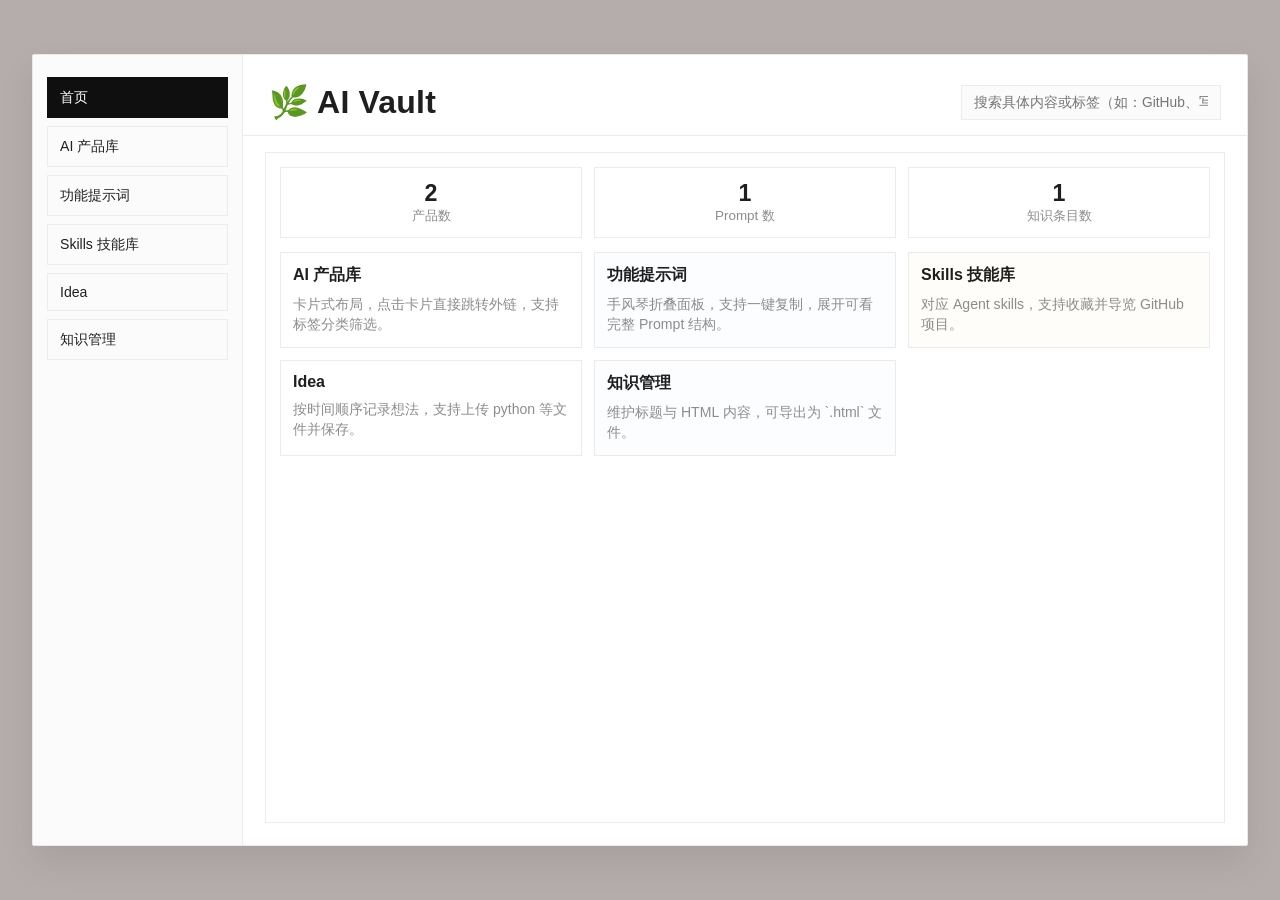
<file: index.html>
<!DOCTYPE html>
<html lang="zh-CN">
<head>
  <meta charset="UTF-8">
  <meta name="viewport" content="width=device-width, initial-scale=1.0">
  <title>AI 个人站点</title>
  <link rel="stylesheet" href="styles.css">
</head>
<body>
  <main class="page">
    <header class="topbar">
      <div>
        <h1>🌿 AI Vault</h1>
      </div>
      <div class="topbar-right">
        <input id="homeSearch" class="search-input" placeholder="搜索具体内容或标签（如：GitHub、写作、国产）">
      </div>
    </header>
    <nav class="nav" id="nav"></nav>
    <section class="panel">
      <div class="stats-grid" id="stats"></div>
      <div class="search-results hidden" id="searchResults"></div>
      <div class="grid" id="homeCards">
        <a class="card" data-name="AI 产品库 产品 标签 筛选 外链" href="products.html" style="text-decoration:none;color:inherit;">
          <h3>AI 产品库</h3>
          <p>卡片式布局，点击卡片直接跳转外链，支持标签分类筛选。</p>
        </a>
        <a class="card" data-name="功能提示词 prompt 手风琴 一键复制 分类" href="prompts.html" style="text-decoration:none;color:inherit;">
          <h3>功能提示词</h3>
          <p>手风琴折叠面板，支持一键复制，展开可看完整 Prompt 结构。</p>
        </a>
        <a class="card" data-name="Skills 技能库 Agent github 项目" href="skills.html" style="text-decoration:none;color:inherit;">
          <h3>Skills 技能库</h3>
          <p>对应 Agent skills，支持收藏并导览 GitHub 项目。</p>
        </a>
        <a class="card" data-name="Idea 想法 时间 文件 上传 python" href="ideas.html" style="text-decoration:none;color:inherit;">
          <h3>Idea</h3>
          <p>按时间顺序记录想法，支持上传 python 等文件并保存。</p>
        </a>
        <a class="card" data-name="知识管理 html 文件 上传 导出" href="knowledge.html" style="text-decoration:none;color:inherit;">
          <h3>知识管理</h3>
          <p>维护标题与 HTML 内容，可导出为 `.html` 文件。</p>
        </a>
      </div>
    </section>
  </main>
  <script src="app.js"></script>
  <script>
    document.getElementById("nav").innerHTML = navHTML("index.html");
    const db = loadDB();
    const stats = [
      { label: "产品数", count: (db.products || []).length },
      { label: "Prompt 数", count: (db.prompts || []).length },
      { label: "知识条目数", count: (db.knowledge || []).length }
    ];
    document.getElementById("stats").innerHTML = stats
      .map((s) => `<div class="stat-card"><div class="k">${s.count}</div><div class="t">${s.label}</div></div>`)
      .join("");

    const searchInput = document.getElementById("homeSearch");
    const searchResults = document.getElementById("searchResults");
    const cards = Array.from(document.querySelectorAll("#homeCards .card"));
    
    function makeSearchSource() {
      const items = [];
      (db.products || []).forEach((item) => {
        items.push({
          page: "products.html",
          module: "AI 产品库",
          title: item.title || "",
          text: [item.title, item.desc, ...(item.tags || []), item.url].join(" "),
          tags: item.tags || []
        });
      });
      (db.prompts || []).forEach((item) => {
        items.push({
          page: "prompts.html",
          module: "功能提示词",
          title: item.title || "",
          text: [item.title, item.category, item.summary, item.prompt].join(" "),
          tags: [item.category || "未分类"]
        });
      });
      (db.skills || []).forEach((item) => {
        items.push({
          page: "skills.html",
          module: "Skills 技能库",
          title: item.title || "",
          text: [item.title, item.desc, ...(item.tags || []), item.url].join(" "),
          tags: item.tags || []
        });
      });
      (db.ideas || []).forEach((item) => {
        items.push({
          page: "ideas.html",
          module: "Idea",
          title: item.title || "",
          text: [item.title, item.content, ...(item.files || []).map((f) => f.name)].join(" "),
          tags: ["想法", "文件"]
        });
      });
      (db.knowledge || []).forEach((item) => {
        items.push({
          page: "knowledge.html",
          module: "知识管理",
          title: item.title || "",
          text: [item.title, item.fileName].join(" "),
          tags: ["html", "知识"]
        });
      });
      return items;
    }

    searchInput.addEventListener("input", () => {
      const keyword = searchInput.value.trim().toLowerCase();
      if (!keyword) {
        cards.forEach((card) => (card.style.display = ""));
        searchResults.classList.add("hidden");
        searchResults.innerHTML = "";
        return;
      }

      cards.forEach((card) => (card.style.display = "none"));
      const results = makeSearchSource().filter((item) => item.text.toLowerCase().includes(keyword));
      searchResults.classList.remove("hidden");
      searchResults.innerHTML = results.length
        ? results.slice(0, 12).map((item) => `
            <a class="search-result-item" href="${item.page}" style="text-decoration:none;color:inherit;display:block;">
              <div><strong>${escapeHTML(item.title || "未命名条目")}</strong></div>
              <div class="meta">${escapeHTML(item.module)} · 标签：${escapeHTML((item.tags || []).join(" / ") || "无")}</div>
            </a>
          `).join("")
        : `<div class="search-result-item"><div>未找到匹配内容</div><div class="meta">试试标题、标签或描述关键词</div></div>`;
    });
  </script>
</body>
</html>
</file>
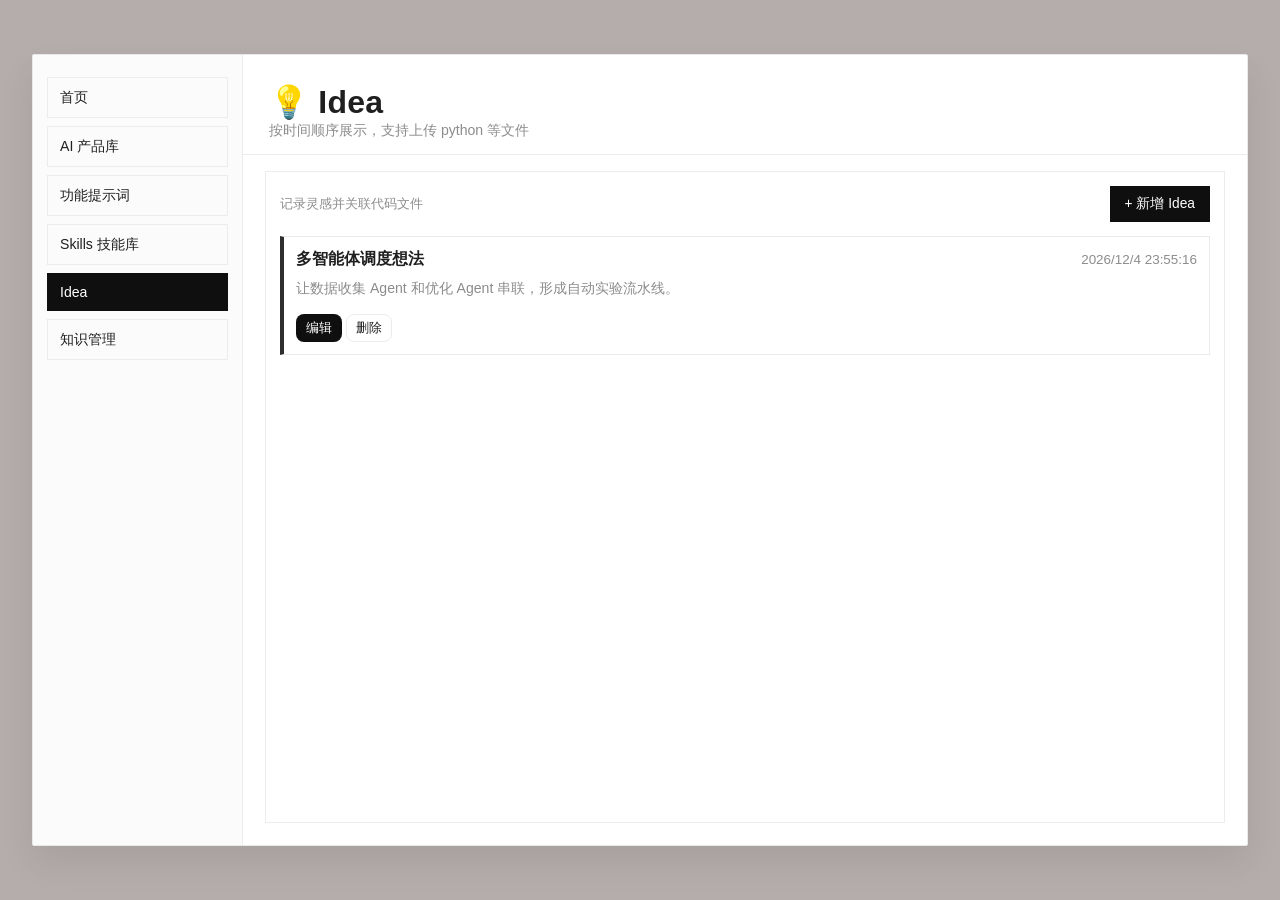
<file: ideas.html>
<!DOCTYPE html>
<html lang="zh-CN">
<head>
  <meta charset="UTF-8">
  <meta name="viewport" content="width=device-width, initial-scale=1.0">
  <title>Idea</title>
  <link rel="stylesheet" href="styles.css">
</head>
<body>
  <main class="page">
    <header class="topbar">
      <div>
        <h1>💡 Idea</h1>
        <p class="subtitle">按时间顺序展示，支持上传 python 等文件</p>
      </div>
    </header>
    <nav class="nav" id="nav"></nav>
    <section class="panel soft">
      <div class="toolbar">
        <div class="muted">记录灵感并关联代码文件</div>
        <button class="btn" id="toggleFormBtn">+ 新增 Idea</button>
      </div>
      <div class="form-pop hidden" id="formWrap">
        <input id="title" placeholder="Idea 标题">
        <textarea class="space-top" id="content" placeholder="内容描述"></textarea>
        <input class="space-top" id="files" type="file" multiple>
        <button class="btn space-top" id="addBtn">确认新增</button>
      </div>
      <div class="timeline space-top" id="list"></div>
    </section>
  </main>
  <script src="app.js"></script>
  <script>
    document.getElementById("nav").innerHTML = navHTML("ideas.html");
    const db = loadDB();

    async function readFiles(files) {
      const arr = Array.from(files || []);
      const results = [];
      for (const f of arr) {
        const text = await f.text();
        results.push({ name: f.name, type: f.type || "text/plain", content: text });
      }
      return results;
    }

    function fmtDate(s) {
      return new Date(s).toLocaleString("zh-CN");
    }

    function render() {
      const list = document.getElementById("list");
      const sorted = [...db.ideas].sort((a, b) => new Date(b.createdAt) - new Date(a.createdAt));
      list.innerHTML = sorted.map((item) => `
        <article class="card">
          <div class="row">
            <h3>${escapeHTML(item.title)}</h3>
            <span class="muted">${fmtDate(item.createdAt)}</span>
          </div>
          <p>${escapeHTML(item.content || "")}</p>
          <div class="card-tags">
            ${(item.files || []).map((f, idx) => `<button class="chip" data-id="${item.id}" data-file="${idx}">${escapeHTML(f.name)}</button>`).join("")}
          </div>
          <div>
            <button class="btn small" data-edit="${item.id}">编辑</button>
            <button class="btn small secondary" data-del="${item.id}">删除</button>
          </div>
        </article>
      `).join("");

      list.querySelectorAll("button[data-file]").forEach((btn) => {
        btn.onclick = () => {
          const idea = db.ideas.find((x) => x.id === Number(btn.dataset.id));
          const file = idea?.files?.[Number(btn.dataset.file)];
          if (!file) return;
          const blob = new Blob([file.content], { type: file.type });
          const url = URL.createObjectURL(blob);
          const a = document.createElement("a");
          a.href = url;
          a.download = file.name;
          a.click();
          URL.revokeObjectURL(url);
        };
      });

      list.querySelectorAll("button[data-edit]").forEach((btn) => {
        btn.onclick = () => {
          const id = Number(btn.dataset.edit);
          const item = db.ideas.find((x) => x.id === id);
          if (!item) return;
          const title = prompt("Idea 标题：", item.title) ?? item.title;
          const content = prompt("内容：", item.content || "") ?? item.content;
          if (!String(title).trim()) return alert("标题不能为空");
          item.title = String(title).trim();
          item.content = String(content || "").trim();
          saveDB(db);
          render();
        };
      });

      list.querySelectorAll("button[data-del]").forEach((btn) => {
        btn.onclick = () => {
          db.ideas = db.ideas.filter((x) => x.id !== Number(btn.dataset.del));
          saveDB(db);
          render();
        };
      });
    }

    document.getElementById("toggleFormBtn").onclick = () => {
      document.getElementById("formWrap").classList.toggle("hidden");
    };

    document.getElementById("addBtn").onclick = async () => {
      const title = document.getElementById("title").value.trim();
      const content = document.getElementById("content").value.trim();
      const files = await readFiles(document.getElementById("files").files);
      if (!title) return alert("标题必填");
      db.ideas.push({ id: Date.now(), title, content, createdAt: new Date().toISOString(), files });
      saveDB(db);
      document.getElementById("title").value = "";
      document.getElementById("content").value = "";
      document.getElementById("files").value = "";
      document.getElementById("formWrap").classList.add("hidden");
      render();
    };

    render();
  </script>
</body>
</html>
</file>
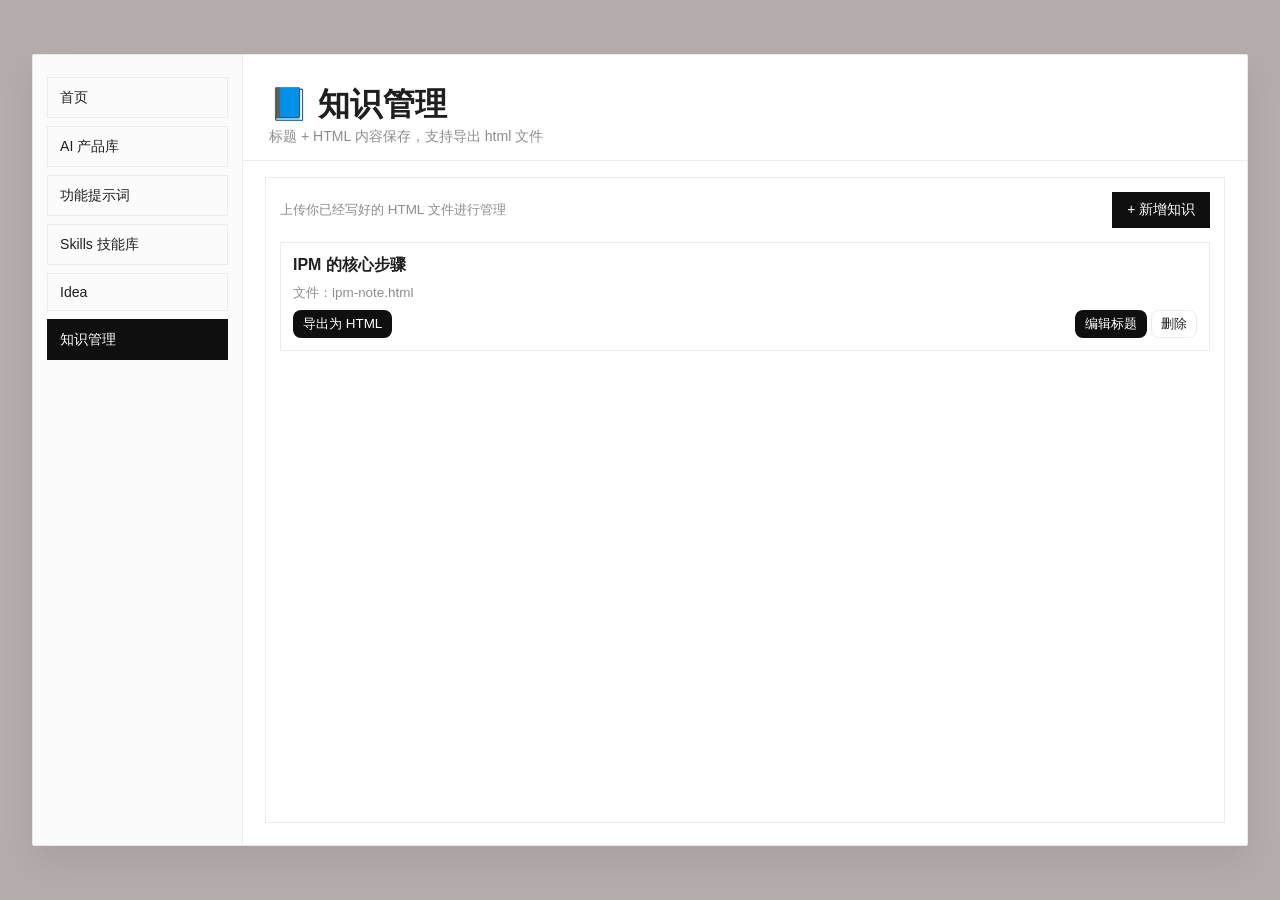
<file: knowledge.html>
<!DOCTYPE html>
<html lang="zh-CN">
<head>
  <meta charset="UTF-8">
  <meta name="viewport" content="width=device-width, initial-scale=1.0">
  <title>知识管理</title>
  <link rel="stylesheet" href="styles.css">
</head>
<body>
  <main class="page">
    <header class="topbar">
      <div>
        <h1>📘 知识管理</h1>
        <p class="subtitle">标题 + HTML 内容保存，支持导出 html 文件</p>
      </div>
    </header>
    <nav class="nav" id="nav"></nav>
    <section class="panel soft">
      <div class="toolbar">
        <div class="muted">上传你已经写好的 HTML 文件进行管理</div>
        <button class="btn" id="toggleFormBtn">+ 新增知识</button>
      </div>
      <div class="form-pop hidden" id="formWrap">
        <input id="title" placeholder="知识条目标题（可留空，默认文件名）">
        <input class="space-top" id="htmlFile" type="file" accept=".html,.htm,text/html">
        <button class="btn space-top" id="addBtn">确认上传</button>
      </div>
      <div class="space-top" id="list"></div>
    </section>
  </main>
  <script src="app.js"></script>
  <script>
    document.getElementById("nav").innerHTML = navHTML("knowledge.html");
    const db = loadDB();

    function render() {
      const list = document.getElementById("list");
      list.innerHTML = db.knowledge.map((item) => `
        <article class="card">
          <h3>${escapeHTML(item.title)}</h3>
          <div class="muted">文件：${escapeHTML(item.fileName || "inline.html")}</div>
          <div class="row">
            <button class="btn small" data-export="${item.id}">导出为 HTML</button>
            <div>
              <button class="btn small" data-edit="${item.id}">编辑标题</button>
              <button class="btn small secondary" data-del="${item.id}">删除</button>
            </div>
          </div>
        </article>
      `).join("");

      list.querySelectorAll("button[data-export]").forEach((btn) => {
        btn.onclick = () => {
          const item = db.knowledge.find((x) => x.id === Number(btn.dataset.export));
          if (item) downloadHTMLFile(item.title, item.html || "");
        };
      });

      list.querySelectorAll("button[data-edit]").forEach((btn) => {
        btn.onclick = () => {
          const id = Number(btn.dataset.edit);
          const item = db.knowledge.find((x) => x.id === id);
          if (!item) return;
          const title = prompt("知识标题：", item.title) ?? item.title;
          if (!String(title).trim()) return alert("标题不能为空");
          item.title = String(title).trim();
          saveDB(db);
          render();
        };
      });

      list.querySelectorAll("button[data-del]").forEach((btn) => {
        btn.onclick = () => {
          db.knowledge = db.knowledge.filter((x) => x.id !== Number(btn.dataset.del));
          saveDB(db);
          render();
        };
      });
    }

    document.getElementById("toggleFormBtn").onclick = () => {
      document.getElementById("formWrap").classList.toggle("hidden");
    };

    document.getElementById("addBtn").onclick = async () => {
      const title = document.getElementById("title").value.trim();
      const fileInput = document.getElementById("htmlFile");
      const file = fileInput.files[0];
      if (!file) return alert("请先选择 HTML 文件");
      const html = await file.text();
      const finalTitle = title || file.name.replace(/\.(html|htm)$/i, "");
      db.knowledge.unshift({ id: Date.now(), title: finalTitle, fileName: file.name, html });
      saveDB(db);
      document.getElementById("title").value = "";
      fileInput.value = "";
      document.getElementById("formWrap").classList.add("hidden");
      render();
    };

    render();
  </script>
</body>
</html>
</file>
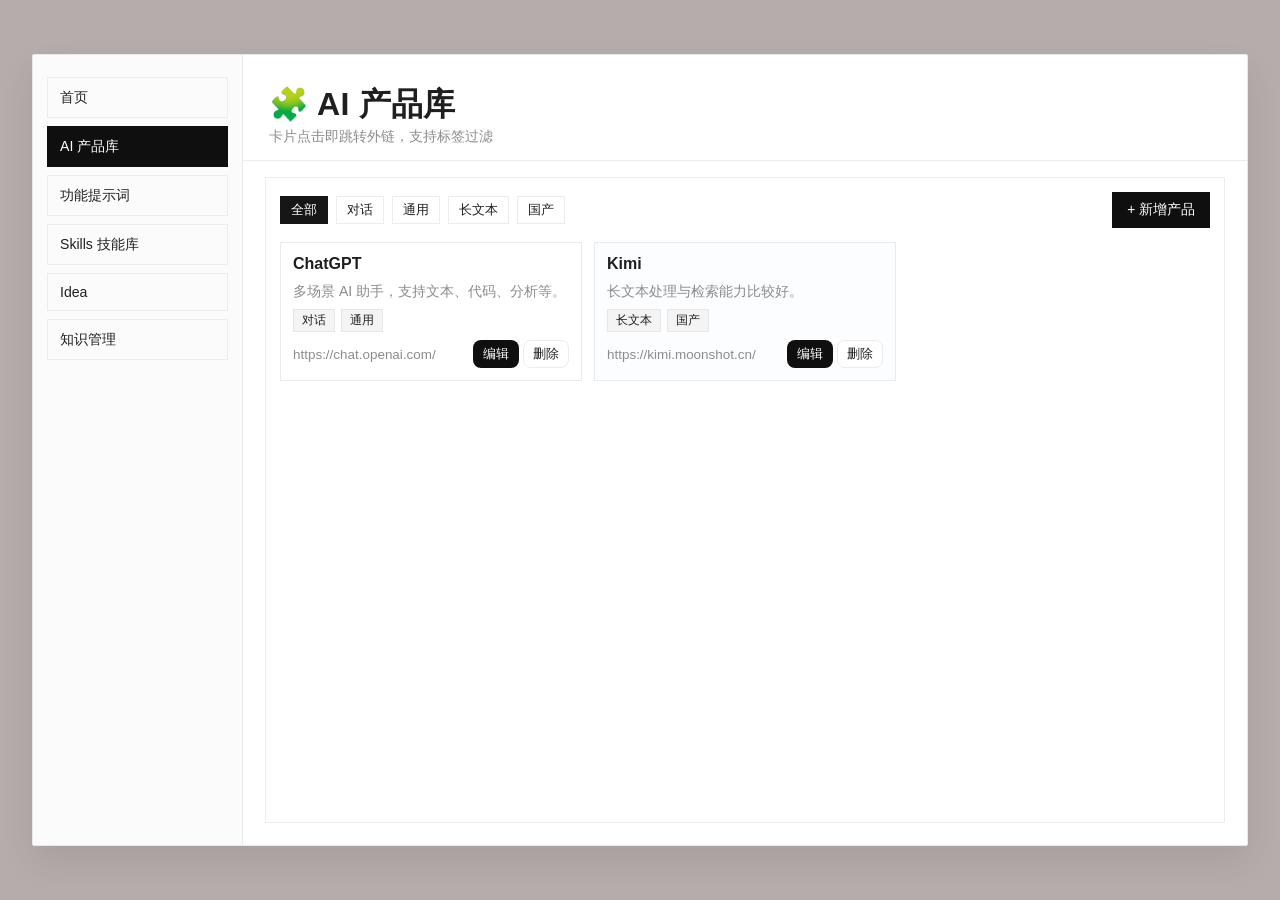
<file: products.html>
<!DOCTYPE html>
<html lang="zh-CN">
<head>
  <meta charset="UTF-8">
  <meta name="viewport" content="width=device-width, initial-scale=1.0">
  <title>AI 产品库</title>
  <link rel="stylesheet" href="styles.css">
</head>
<body>
  <main class="page">
    <header class="topbar">
      <div>
        <h1>🧩 AI 产品库</h1>
        <p class="subtitle">卡片点击即跳转外链，支持标签过滤</p>
      </div>
    </header>
    <nav class="nav" id="nav"></nav>
    <section class="panel soft">
      <div class="toolbar">
        <div class="chips" id="tagFilter"></div>
        <button class="btn" id="toggleFormBtn">+ 新增产品</button>
      </div>
      <div class="form-pop hidden" id="formWrap">
        <div class="form-grid">
          <input id="title" placeholder="产品名">
          <input id="url" placeholder="外链地址（https://...）">
          <input id="tags" placeholder="标签，逗号分隔（如：写作,国产）">
          <input id="desc" placeholder="简介">
        </div>
        <button class="btn space-top" id="addBtn">确认新增</button>
      </div>
      <div class="grid space-top" id="list"></div>
    </section>
  </main>
  <script src="app.js"></script>
  <script>
    document.getElementById("nav").innerHTML = navHTML("products.html");
    const db = loadDB();
    let activeTag = "全部";

    function allTags() {
      const set = new Set(["全部"]);
      db.products.forEach((i) => (i.tags || []).forEach((t) => set.add(t)));
      return Array.from(set);
    }

    function renderTags() {
      const tags = allTags();
      const filter = document.getElementById("tagFilter");
      filter.innerHTML = tags
        .map((tag) => `<button class="chip ${tag === activeTag ? "active" : ""}" data-tag="${escapeHTML(tag)}">${escapeHTML(tag)}</button>`)
        .join("");
      filter.querySelectorAll(".chip").forEach((chip) => {
        chip.onclick = () => {
          activeTag = chip.dataset.tag;
          renderTags();
          renderList();
        };
      });
    }

    function renderList() {
      const list = document.getElementById("list");
      const items = db.products.filter((item) => activeTag === "全部" || (item.tags || []).includes(activeTag));
      list.innerHTML = items
        .map((item) => `
          <article class="card">
            <h3>${escapeHTML(item.title)}</h3>
            <p>${escapeHTML(item.desc || "")}</p>
            <div class="card-tags">${(item.tags || []).map((tag) => `<span class="tag">${escapeHTML(tag)}</span>`).join("")}</div>
            <div class="row">
              <span class="muted">${escapeHTML(item.url || "")}</span>
              <div>
                <button class="btn small" data-edit="${item.id}">编辑</button>
                <button class="btn small secondary" data-id="${item.id}">删除</button>
              </div>
            </div>
          </article>
        `)
        .join("");

      list.querySelectorAll(".card").forEach((card, idx) => {
        const item = items[idx];
        card.onclick = (e) => {
          if (e.target.tagName === "BUTTON") return;
          if (item.url) window.open(item.url, "_blank");
        };
        card.style.cursor = "pointer";
      });

      list.querySelectorAll("button[data-edit]").forEach((btn) => {
        btn.onclick = () => {
          const id = Number(btn.dataset.edit);
          const item = db.products.find((x) => x.id === id);
          if (!item) return;
          const title = prompt("产品名：", item.title) ?? item.title;
          const url = prompt("链接：", item.url || "") ?? item.url;
          const desc = prompt("简介：", item.desc || "") ?? item.desc;
          const tagsRaw = prompt("标签（逗号分隔）：", (item.tags || []).join(",")) ?? (item.tags || []).join(",");
          if (!String(title).trim() || !String(url).trim()) return alert("产品名和链接不能为空");
          item.title = String(title).trim();
          item.url = String(url).trim();
          item.desc = String(desc || "").trim();
          item.tags = String(tagsRaw || "").split(",").map((x) => x.trim()).filter(Boolean);
          saveDB(db);
          renderTags();
          renderList();
        };
      });

      list.querySelectorAll("button[data-id]").forEach((btn) => {
        btn.onclick = () => {
          db.products = db.products.filter((x) => x.id !== Number(btn.dataset.id));
          saveDB(db);
          renderTags();
          renderList();
        };
      });
    }

    document.getElementById("toggleFormBtn").onclick = () => {
      document.getElementById("formWrap").classList.toggle("hidden");
    };

    document.getElementById("addBtn").onclick = () => {
      const title = document.getElementById("title").value.trim();
      const url = document.getElementById("url").value.trim();
      const desc = document.getElementById("desc").value.trim();
      const tags = document.getElementById("tags").value.split(",").map((x) => x.trim()).filter(Boolean);
      if (!title || !url) return alert("产品名和链接必填");
      db.products.unshift({ id: Date.now(), title, url, desc, tags });
      saveDB(db);
      ["title", "url", "desc", "tags"].forEach((id) => (document.getElementById(id).value = ""));
      document.getElementById("formWrap").classList.add("hidden");
      renderTags();
      renderList();
    };

    renderTags();
    renderList();
  </script>
</body>
</html>
</file>
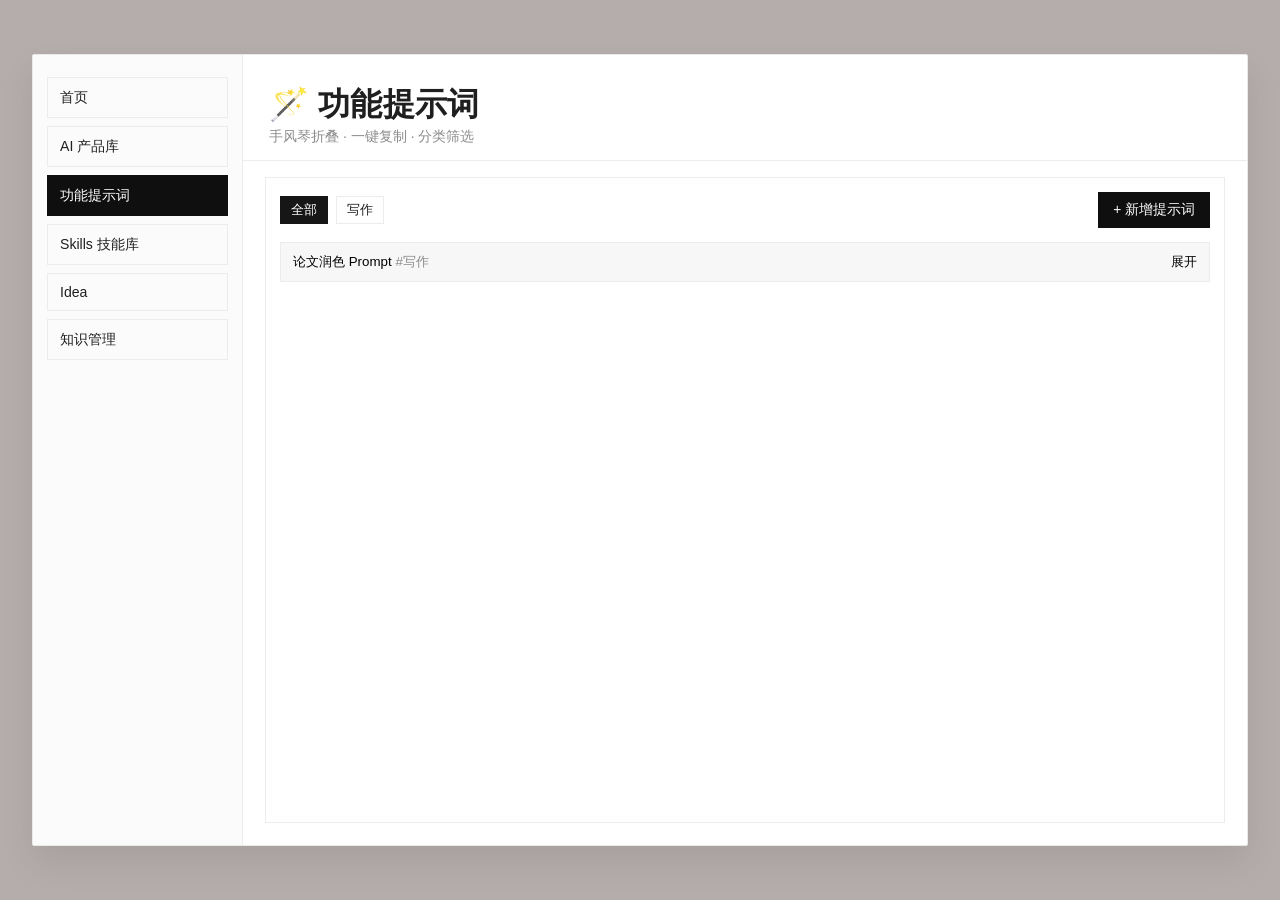
<file: prompts.html>
<!DOCTYPE html>
<html lang="zh-CN">
<head>
  <meta charset="UTF-8">
  <meta name="viewport" content="width=device-width, initial-scale=1.0">
  <title>功能提示词</title>
  <link rel="stylesheet" href="styles.css">
</head>
<body>
  <main class="page">
    <header class="topbar">
      <div>
        <h1>🪄 功能提示词</h1>
        <p class="subtitle">手风琴折叠 · 一键复制 · 分类筛选</p>
      </div>
    </header>
    <nav class="nav" id="nav"></nav>
    <section class="panel soft">
      <div class="toolbar">
        <div class="chips" id="categoryFilter"></div>
        <button class="btn" id="toggleFormBtn">+ 新增提示词</button>
      </div>
      <div class="form-pop hidden" id="formWrap">
        <div class="form-grid">
          <input id="title" placeholder="提示词标题">
          <input id="category" placeholder="分类（如：写作、编程）">
        </div>
        <textarea class="space-top" id="summary" placeholder="短说明"></textarea>
        <textarea class="space-top" id="prompt" placeholder="完整 Prompt 结构"></textarea>
        <button class="btn space-top" id="addBtn">确认新增</button>
      </div>
      <div class="space-top" id="list"></div>
    </section>
  </main>
  <script src="app.js"></script>
  <script>
    document.getElementById("nav").innerHTML = navHTML("prompts.html");
    const db = loadDB();
    let active = "全部";

    function categories() {
      const set = new Set(["全部"]);
      db.prompts.forEach((i) => set.add(i.category || "未分类"));
      return Array.from(set);
    }

    function renderCategories() {
      const el = document.getElementById("categoryFilter");
      el.innerHTML = categories().map((c) => `<button class="chip ${c === active ? "active" : ""}" data-c="${escapeHTML(c)}">${escapeHTML(c)}</button>`).join("");
      el.querySelectorAll(".chip").forEach((chip) => {
        chip.onclick = () => {
          active = chip.dataset.c;
          renderCategories();
          renderList();
        };
      });
    }

    function renderList() {
      const list = document.getElementById("list");
      const items = db.prompts.filter((x) => active === "全部" || (x.category || "未分类") === active);
      list.innerHTML = items.map((item) => `
        <article class="accordion-item">
          <button class="accordion-header" data-id="${item.id}">
            <span>${escapeHTML(item.title)} <span class="muted">#${escapeHTML(item.category || "未分类")}</span></span>
            <span>展开</span>
          </button>
          <div class="accordion-body" id="body-${item.id}">
            <p>${escapeHTML(item.summary || "")}</p>
            <pre>${escapeHTML(item.prompt || "")}</pre>
            <div class="row">
              <button class="btn small" data-copy="${item.id}">一键复制</button>
              <div>
                <button class="btn small" data-edit="${item.id}">编辑</button>
                <button class="btn small secondary" data-del="${item.id}">删除</button>
              </div>
            </div>
          </div>
        </article>
      `).join("");

      list.querySelectorAll(".accordion-header").forEach((header) => {
        header.onclick = () => {
          const body = document.getElementById(`body-${header.dataset.id}`);
          const open = body.style.display === "block";
          body.style.display = open ? "none" : "block";
          header.lastElementChild.textContent = open ? "展开" : "收起";
        };
      });

      list.querySelectorAll("button[data-copy]").forEach((btn) => {
        btn.onclick = () => {
          const target = db.prompts.find((x) => x.id === Number(btn.dataset.copy));
          copyText(target ? target.prompt : "", btn);
        };
      });

      list.querySelectorAll("button[data-edit]").forEach((btn) => {
        btn.onclick = () => {
          const id = Number(btn.dataset.edit);
          const item = db.prompts.find((x) => x.id === id);
          if (!item) return;
          const title = prompt("标题：", item.title) ?? item.title;
          const category = prompt("分类：", item.category || "未分类") ?? item.category;
          const summary = prompt("短说明：", item.summary || "") ?? item.summary;
          const fullPrompt = prompt("完整 Prompt：", item.prompt || "") ?? item.prompt;
          if (!String(title).trim() || !String(fullPrompt).trim()) return alert("标题和 Prompt 不能为空");
          item.title = String(title).trim();
          item.category = String(category || "未分类").trim() || "未分类";
          item.summary = String(summary || "").trim();
          item.prompt = String(fullPrompt).trim();
          saveDB(db);
          renderCategories();
          renderList();
        };
      });

      list.querySelectorAll("button[data-del]").forEach((btn) => {
        btn.onclick = () => {
          db.prompts = db.prompts.filter((x) => x.id !== Number(btn.dataset.del));
          saveDB(db);
          renderCategories();
          renderList();
        };
      });
    }

    document.getElementById("toggleFormBtn").onclick = () => {
      document.getElementById("formWrap").classList.toggle("hidden");
    };

    document.getElementById("addBtn").onclick = () => {
      const title = document.getElementById("title").value.trim();
      const category = document.getElementById("category").value.trim() || "未分类";
      const summary = document.getElementById("summary").value.trim();
      const prompt = document.getElementById("prompt").value.trim();
      if (!title || !prompt) return alert("标题和完整 Prompt 必填");
      db.prompts.unshift({ id: Date.now(), title, category, summary, prompt });
      saveDB(db);
      ["title", "category", "summary", "prompt"].forEach((id) => (document.getElementById(id).value = ""));
      document.getElementById("formWrap").classList.add("hidden");
      renderCategories();
      renderList();
    };

    renderCategories();
    renderList();
  </script>
</body>
</html>
</file>
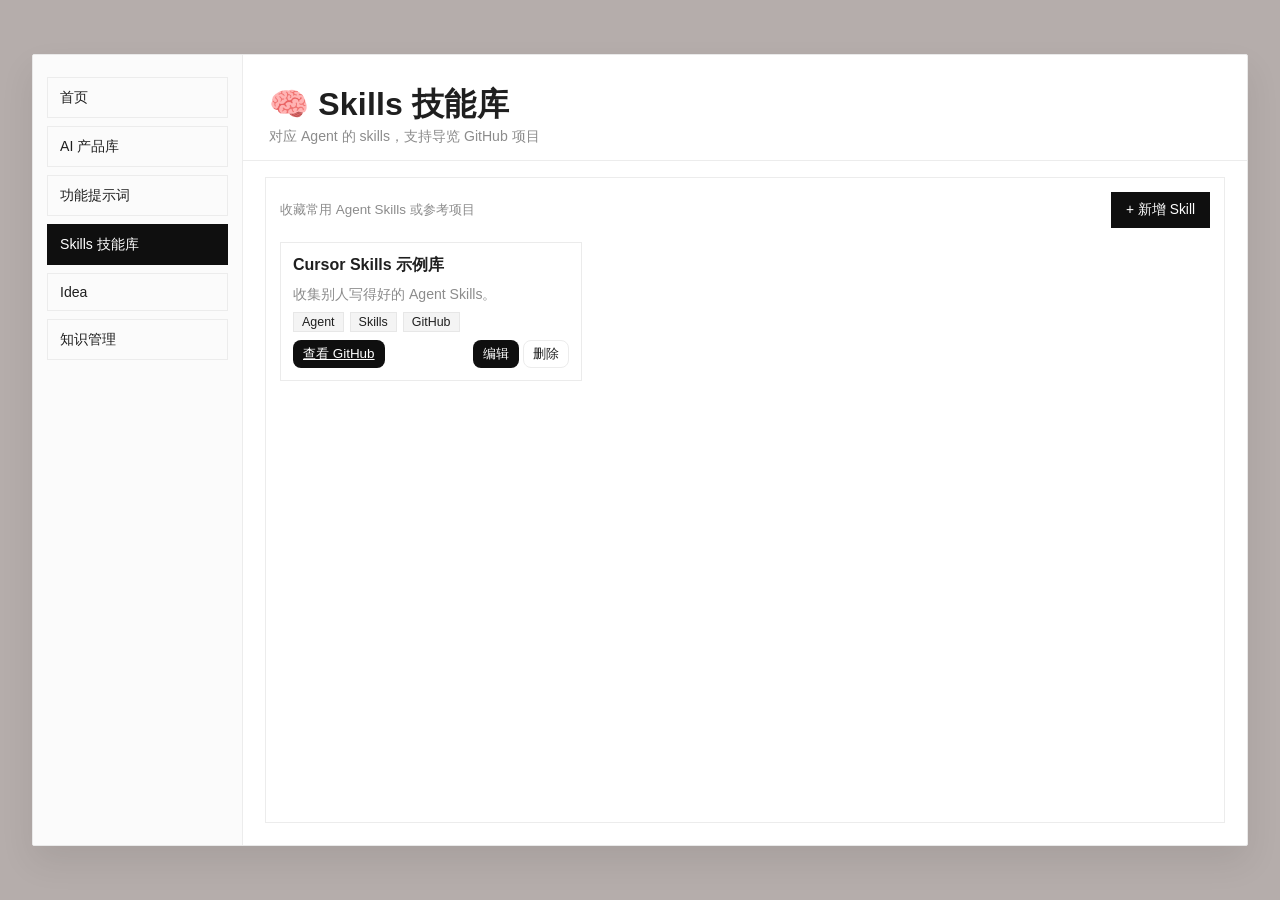
<file: skills.html>
<!DOCTYPE html>
<html lang="zh-CN">
<head>
  <meta charset="UTF-8">
  <meta name="viewport" content="width=device-width, initial-scale=1.0">
  <title>Skills 技能库</title>
  <link rel="stylesheet" href="styles.css">
</head>
<body>
  <main class="page">
    <header class="topbar">
      <div>
        <h1>🧠 Skills 技能库</h1>
        <p class="subtitle">对应 Agent 的 skills，支持导览 GitHub 项目</p>
      </div>
    </header>
    <nav class="nav" id="nav"></nav>
    <section class="panel soft">
      <div class="toolbar">
        <div class="muted">收藏常用 Agent Skills 或参考项目</div>
        <button class="btn" id="toggleFormBtn">+ 新增 Skill</button>
      </div>
      <div class="form-pop hidden" id="formWrap">
        <div class="form-grid">
          <input id="title" placeholder="Skill 名称">
          <input id="url" placeholder="GitHub 链接">
          <input id="tags" placeholder="标签，逗号分隔">
          <input id="desc" placeholder="用途说明">
        </div>
        <button class="btn space-top" id="addBtn">确认新增</button>
      </div>
      <div class="grid space-top" id="list"></div>
    </section>
  </main>
  <script src="app.js"></script>
  <script>
    document.getElementById("nav").innerHTML = navHTML("skills.html");
    const db = loadDB();

    function render() {
      const list = document.getElementById("list");
      list.innerHTML = db.skills.map((item) => `
        <article class="card">
          <h3>${escapeHTML(item.title)}</h3>
          <p>${escapeHTML(item.desc || "")}</p>
          <div class="card-tags">${(item.tags || []).map((t) => `<span class="tag">${escapeHTML(t)}</span>`).join("")}</div>
          <div class="row">
            <a class="btn small" href="${escapeHTML(item.url || "#")}" target="_blank">查看 GitHub</a>
            <div>
              <button class="btn small" data-edit="${item.id}">编辑</button>
              <button class="btn small secondary" data-id="${item.id}">删除</button>
            </div>
          </div>
        </article>
      `).join("");
      list.querySelectorAll("button[data-edit]").forEach((btn) => {
        btn.onclick = () => {
          const id = Number(btn.dataset.edit);
          const item = db.skills.find((x) => x.id === id);
          if (!item) return;
          const title = prompt("Skill 名称：", item.title) ?? item.title;
          const url = prompt("GitHub 链接：", item.url || "") ?? item.url;
          const desc = prompt("用途说明：", item.desc || "") ?? item.desc;
          const tagsRaw = prompt("标签（逗号分隔）：", (item.tags || []).join(",")) ?? (item.tags || []).join(",");
          if (!String(title).trim() || !String(url).trim()) return alert("Skill 名称和链接不能为空");
          item.title = String(title).trim();
          item.url = String(url).trim();
          item.desc = String(desc || "").trim();
          item.tags = String(tagsRaw || "").split(",").map((x) => x.trim()).filter(Boolean);
          saveDB(db);
          render();
        };
      });
      list.querySelectorAll("button[data-id]").forEach((btn) => {
        btn.onclick = () => {
          db.skills = db.skills.filter((x) => x.id !== Number(btn.dataset.id));
          saveDB(db);
          render();
        };
      });
    }

    document.getElementById("toggleFormBtn").onclick = () => {
      document.getElementById("formWrap").classList.toggle("hidden");
    };

    document.getElementById("addBtn").onclick = () => {
      const title = document.getElementById("title").value.trim();
      const url = document.getElementById("url").value.trim();
      const desc = document.getElementById("desc").value.trim();
      const tags = document.getElementById("tags").value.split(",").map((x) => x.trim()).filter(Boolean);
      if (!title || !url) return alert("Skill 名称和 GitHub 链接必填");
      db.skills.unshift({ id: Date.now(), title, url, desc, tags });
      saveDB(db);
      ["title", "url", "desc", "tags"].forEach((id) => (document.getElementById(id).value = ""));
      document.getElementById("formWrap").classList.add("hidden");
      render();
    };

    render();
  </script>
</body>
</html>
</file>
<file: styles.css>
:root {
  --bg-color: #b5adab;
  --board-bg: #ffffff;
  --panel-bg: #ffffff;
  --text-main: #1f1f1f;
  --text-secondary: #8c8c8c;
  --primary: #0f0f0f;
  --primary-deep: #000000;
  --accent: #f5f5f5;
  --accent-blue: #f2f6ff;
  --accent-pink: #fff3f7;
  --accent-yellow: #fff8e8;
  --border: #ececec;
  --shadow: 0 16px 34px rgba(0, 0, 0, 0.08);
  --radius: 0px;
}

* {
  box-sizing: border-box;
  margin: 0;
  padding: 0;
  font-family: "Segoe UI", "PingFang SC", "Microsoft YaHei", sans-serif;
}

body {
  background: var(--bg-color);
  color: var(--text-main);
  min-height: 100vh;
  display: flex;
  align-items: center;
  justify-content: center;
  padding: 24px;
}

.page {
  width: min(1280px, 95vw);
  min-height: min(88vh, 820px);
  background: var(--board-bg);
  border: 1px solid #e9e9e9;
  box-shadow: var(--shadow);
  display: grid;
  grid-template-columns: 210px 1fr;
  grid-template-rows: auto auto 1fr;
  border-radius: 2px;
  overflow: hidden;
}

.topbar {
  grid-column: 2;
  grid-row: 1;
  display: flex;
  gap: 12px;
  justify-content: space-between;
  align-items: center;
  padding: 28px 26px 14px;
  border-bottom: 1px solid var(--border);
}

h1 {
  font-size: 2rem;
  letter-spacing: 0.2px;
}

.subtitle {
  color: var(--text-secondary);
  font-size: 0.88rem;
}

.topbar-right {
  display: flex;
  align-items: center;
  gap: 10px;
}

.search-input {
  width: 260px;
  border: 1px solid var(--border);
  background: #fbfbfb;
  padding: 9px 12px;
  font-size: 0.86rem;
}

.stats-grid {
  display: grid;
  grid-template-columns: repeat(3, minmax(120px, 1fr));
  gap: 12px;
  margin-bottom: 14px;
}

.stat-card {
  border: 1px solid var(--border);
  background: #ffffff;
  padding: 12px;
  text-align: center;
}

.stat-card .k {
  font-size: 1.45rem;
  font-weight: 600;
}

.stat-card .t {
  color: var(--text-secondary);
  font-size: 0.84rem;
  text-align: center;
}

.search-results {
  margin-bottom: 14px;
}

.search-result-item {
  border: 1px solid var(--border);
  background: #fff;
  padding: 10px 12px;
  margin-bottom: 8px;
}

.search-result-item .meta {
  font-size: 0.8rem;
  color: var(--text-secondary);
}

.nav {
  grid-column: 1;
  grid-row: 1 / span 3;
  display: flex;
  flex-direction: column;
  gap: 8px;
  border-right: 1px solid var(--border);
  padding: 22px 14px;
  background: #fbfbfb;
}

.nav a {
  text-decoration: none;
  color: var(--text-main);
  background: transparent;
  border: 1px solid var(--border);
  border-radius: 0;
  padding: 10px 12px;
  font-size: 0.88rem;
}

.nav a.active,
.nav a:hover {
  background: #0f0f0f;
  border-color: #0f0f0f;
  color: #ffffff;
}

.panel {
  grid-column: 2;
  grid-row: 3;
  background: var(--panel-bg);
  border: 1px solid var(--border);
  border-radius: 0;
  box-shadow: none;
  margin: 16px 22px 22px;
  padding: 14px;
}

.panel.soft {
  background: #ffffff;
}

.toolbar {
  display: flex;
  justify-content: space-between;
  align-items: center;
  gap: 12px;
  margin-bottom: 14px;
  flex-wrap: wrap;
}

.btn {
  border: 1px solid transparent;
  background: var(--primary);
  color: #ffffff;
  border-radius: 0;
  padding: 8px 14px;
  cursor: pointer;
  font-size: 0.86rem;
}

.btn:hover {
  background: var(--primary-deep);
}

.btn.secondary {
  background: #ffffff;
  border-color: var(--border);
  color: var(--text-main);
}

.btn.small {
  padding: 4px 9px;
  border-radius: 8px;
  font-size: 0.84rem;
}

.chips {
  display: flex;
  gap: 8px;
  flex-wrap: wrap;
}

.chip {
  border: 1px solid var(--border);
  background: #ffffff;
  color: var(--text-main);
  border-radius: 0;
  padding: 4px 10px;
  cursor: pointer;
  font-size: 0.84rem;
}

.chip.active {
  background: #161616;
  color: #fff;
  border-color: #161616;
}

.grid {
  display: grid;
  grid-template-columns: repeat(auto-fill, minmax(240px, 1fr));
  gap: 12px;
}

.card {
  border: 1px solid var(--border);
  border-radius: 0;
  background: #ffffff;
  padding: 12px;
  display: flex;
  flex-direction: column;
  gap: 8px;
}

.card:nth-child(3n + 1) {
  border-color: #ebebeb;
}

.card:nth-child(3n + 2) {
  border-color: #ebebeb;
  background: #fcfdff;
}

.card:nth-child(3n + 3) {
  border-color: #ebebeb;
  background: #fffdf9;
}

.card h3 {
  font-size: 1rem;
}

.card p {
  font-size: 0.88rem;
  color: var(--text-secondary);
  line-height: 1.45;
}

.card-tags {
  display: flex;
  flex-wrap: wrap;
  gap: 6px;
}

.tag {
  display: inline-block;
  font-size: 0.78rem;
  border-radius: 0;
  padding: 2px 8px;
  background: #f4f4f4;
  border: 1px solid #e7e7e7;
}

.row {
  display: flex;
  align-items: center;
  justify-content: space-between;
  gap: 10px;
}

.muted {
  color: var(--text-secondary);
  font-size: 0.84rem;
}

.accordion-item {
  border: 1px solid var(--border);
  border-radius: 0;
  margin-bottom: 10px;
  overflow: hidden;
}

.accordion-header {
  width: 100%;
  border: none;
  background: #f7f7f7;
  padding: 10px 12px;
  text-align: left;
  display: flex;
  justify-content: space-between;
  align-items: center;
  cursor: pointer;
}

.accordion-body {
  padding: 12px;
  border-top: 1px solid var(--border);
  display: none;
}

.accordion-body pre {
  white-space: pre-wrap;
  word-break: break-word;
  font-size: 0.85rem;
  background: #f7f7f7;
  border-radius: 0;
  padding: 10px;
}

input,
textarea,
select {
  width: 100%;
  border: 1px solid var(--border);
  border-radius: 0;
  padding: 8px 10px;
  font: inherit;
}

textarea {
  min-height: 100px;
  resize: vertical;
}

.form-grid {
  display: grid;
  grid-template-columns: 1fr 1fr;
  gap: 10px;
}

.timeline {
  display: flex;
  flex-direction: column;
  gap: 10px;
}

.timeline .card {
  border-left: 4px solid #2e2e2e;
}

.space-top {
  margin-top: 12px;
}

.hidden {
  display: none;
}

.form-pop {
  margin-top: 12px;
  border: 1px dashed var(--border);
  border-radius: 0;
  padding: 12px;
  background: #fafafa;
}

.preview-box {
  border: 1px solid var(--border);
  border-radius: 0;
  min-height: 120px;
  background: #fff;
}

@media (max-width: 760px) {
  body {
    display: block;
    padding: 10px;
  }

  .page {
    width: 100%;
    min-height: auto;
    grid-template-columns: 1fr;
    grid-template-rows: auto auto auto;
  }

  .nav {
    grid-column: 1;
    grid-row: 1;
    border-right: none;
    border-bottom: 1px solid var(--border);
    flex-direction: row;
    flex-wrap: wrap;
  }

  .topbar {
    grid-column: 1;
    grid-row: 2;
  }

  .panel {
    grid-column: 1;
    grid-row: 3;
    margin: 12px;
  }

  .form-grid {
    grid-template-columns: 1fr;
  }

  .search-input {
    width: 100%;
  }

  .stats-grid {
    grid-template-columns: 1fr;
  }
}
</file>
